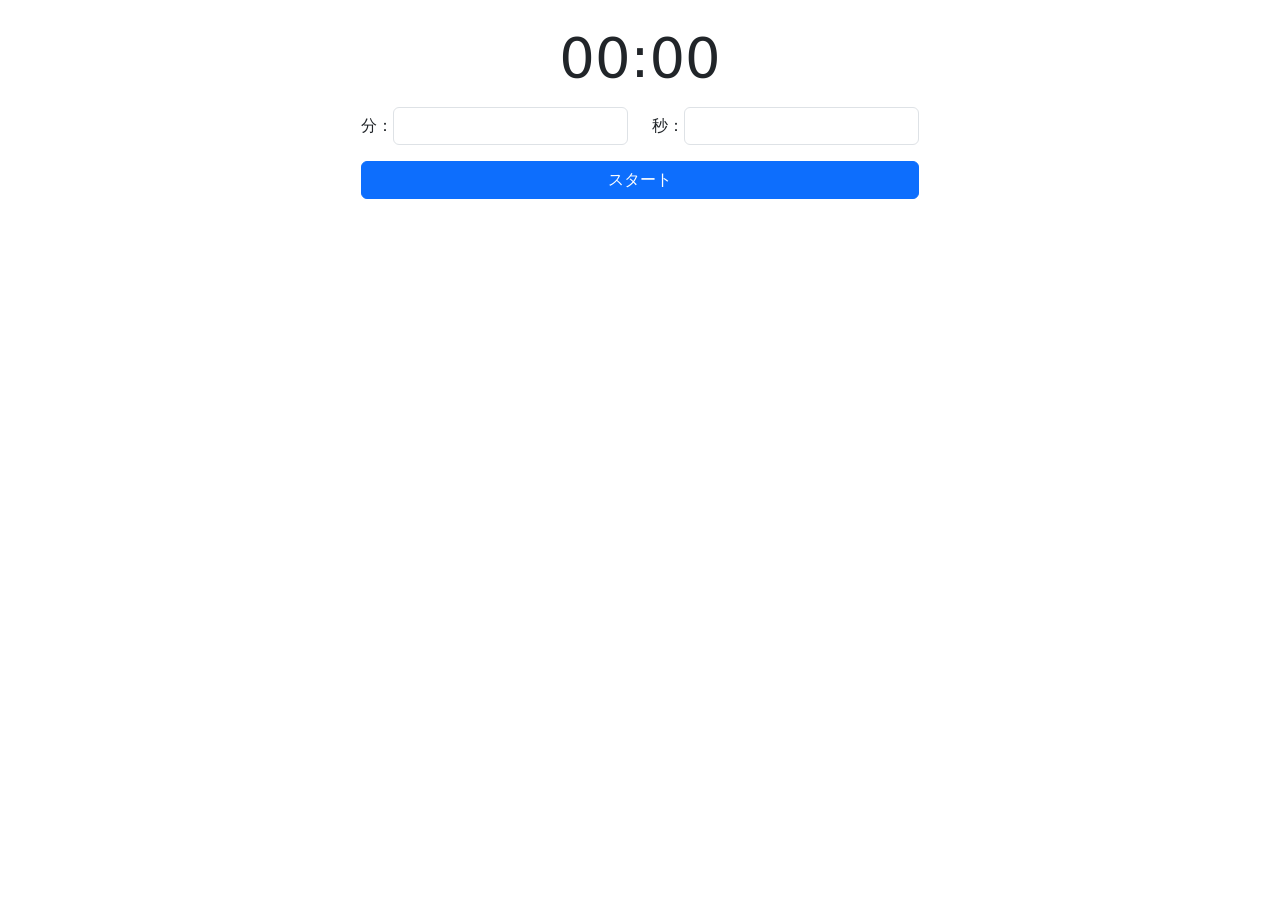
<file: kadai_debug_javascript/index.html>
<!DOCTYPE html>
<html lang="ja">

<head>
    <meta charset="UTF-8">
    <meta name="viewport" content="width=device-width, initial-scale=1.0">
    <title>タイマーアプリ</title>
    <link rel="stylesheet" href="https://cdn.jsdelivr.net/npm/bootstrap@5.3.0/dist/css/bootstrap.min.css">
    <style>
        .hidden {
            display: none;
        }
    </style>
</head>

<body class="container my-4 d-flex justify-content-center">
    <div class="text-center col-12 col-md-6">

        <!-- タイマー表示部分 -->
        <div>
            <span id="timer" class="display-4">00:00</span>
        </div>

        <!-- 入力フォーム -->
        <div id="inputForm" class="mt-3 hidden">
            <div class="row justify-content-center">
                <div class="col-6 d-flex align-items-center">
                    分：<input type="number" id="minutes" class="form-control" oninput="updateTimer()" min="0">
                </div>
                <div class="col-6 d-flex align-items-center">
                    秒：<input type="number" id="seconds" class="form-control" oninput="updateTimer()" min="0">
                </div>
            </div>
            <!-- エラーメッセージ -->
            <span id="error" class="hidden text-danger"></span>
        </div>

        <!-- ボタン -->
        <div class="mt-3">
            <button id="start" class="btn btn-primary mb-3 hidden w-100" onclick="startCountdown()">スタート</button>
            <div class="row justify-content-center">
                <div class="col-6">
                    <button id="pause" class="btn btn-info mb-3 hidden w-100" onclick="pauseCountdown()">一時停止</button>
                    <button id="resume" class="btn btn-info mb-3 hidden w-100" onclick="resumeCountdown()">再開</button>
                </div>
                <div class="col-6">
                    <button id="reset" class="btn btn-info mb-3 hidden w-100" onclick="resetCountdown()">リセット</i></button>
                </div>
            </div>
            <button id="setTime" class="btn btn-secondary mb-3 hidden w-100" onclick="setTimeMode()">設定</button>
            <button id="alertStop" class="btn btn-danger mt-5 hidden w-100 btn-lg rounded-pill" onclick="stopAlert()">アラート停止</button>
        </div>
    </div>

    <script>
        let countdownInterval;
        let alertInterval;
        let isPaused;

        // 入力フォームの値をタイマーに表示する関数
        function updateTimer() {
            let minutes = document.getElementById('minutes').value || 0;
            let seconds = document.getElementById('seconds').value || 0;

            // 入力フォームの値をチェック
            if (minutes < 0 || seconds < 0) {
                document.getElementById('error').innerText = "マイナスは入力できません";
                document.getElementById('error').classList.remove('hidden');
                return;
            }

            document.getElementById('error').classList.add('hidden');
            document.getElementById('timer').innerText = `${String(minutes).padStart(2, '0')}:${String(seconds).padStart(2, '0')}`;
        }

        // カウントダウンを開始する関数
        function startCountdown() {
            let minutes = document.getElementById('minutes').value || 0;
            let seconds = document.getElementById('seconds').value || 0;
            let timeLeft = (minutes * 60) + parseInt(seconds);
            isPaused = false;
            setMode("progress");
            countdownInterval = setInterval(() => {
                if(!isPaused) {
                    timeLeft--;
                    if(timeLeft < 0) {
                        clearInterval(countdownInterval);
                        startAlert();
                    } else {
                        let m = Math.floor(timeLeft / 60);
                        let s = timeLeft % 60;
                        document.getElementById('timer').innerText = `${String(m).padStart(2, '0')}:${String(s).padStart(2, '0')}`;
                    }
                }
            }, 1000);
        }

        // カウントダウンを一時停止する関数
        function pauseCountdown() {
            isPaused = true;
            setMode("paused");
        }

        // カウントダウンを再開する関数
        function resumeCountdown() {
            isPaused = false;
            setMode("progress");
        }

        // カウントダウンをリセットする関数
        function resetCountdown() {
            clearInterval(countdownInterval);
            isPaused = false;
            updateTimer();
            setMode("restart");
        }

        // 時間設定モードに変更する関数
        function setTimeMode() {
            clearInterval(countdownInterval);
            setMode("setting");
        }

        // アラートを開始する関数
        function startAlert() {
            alertInterval = setInterval(() => {
                document.body.style.backgroundColor = document.body.style.backgroundColor === 'red' ? 'white' : 'red';
            }, 1000);
            document.getElementById('alertStop').classList.remove('hidden')
        }

        // アラートを停止する関数
        function stopAlert() {
            clearInterval(alertInterval);
            document.body.style.backgroundColor = 'white';
            document.getElementById('alertStop').classList.add('hidden')
        }

        // HTML要素の表示を制御する関数
        function setMode(mode) {
            const modes = {
                setting: ["start", "inputForm"],
                progress: ["pause", "reset", "setTime"],
                paused: ["resume", "reset", "setTime"],
                restart: ["start", "setTime"],
            };

            // すべてのボタンと入力フォームを非表示にする
            const elements = document.querySelectorAll('#inputForm, #start, #pause, #resume, #reset, #setTime');
            elements.forEach(elem => elem.classList.add('hidden'));

            // 指定されたモードの要素だけを表示する
            const ids = modes[mode];
            ids.forEach(id => document.getElementById(id).classList.remove('hidden'));
        }

        // 初期状態をセット
        setMode("setting");
    </script>
</body>
</html>
</file>
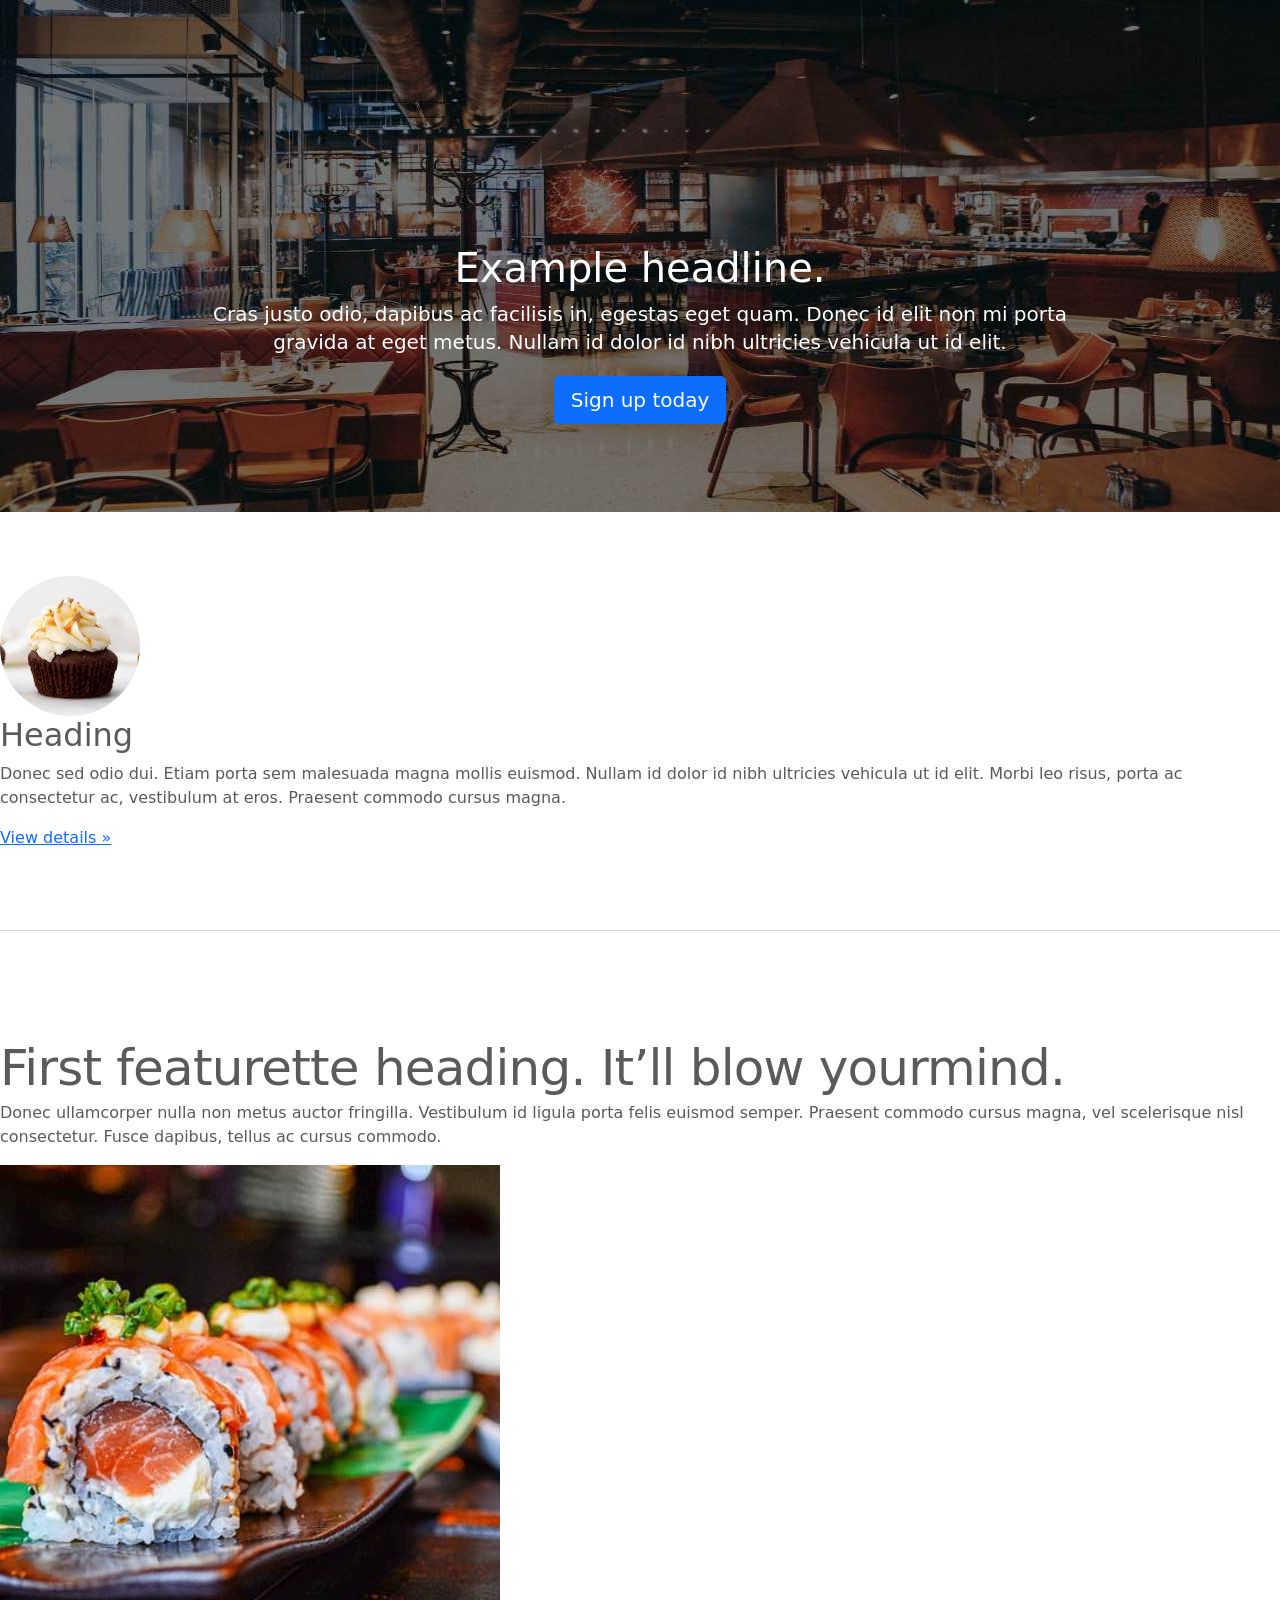
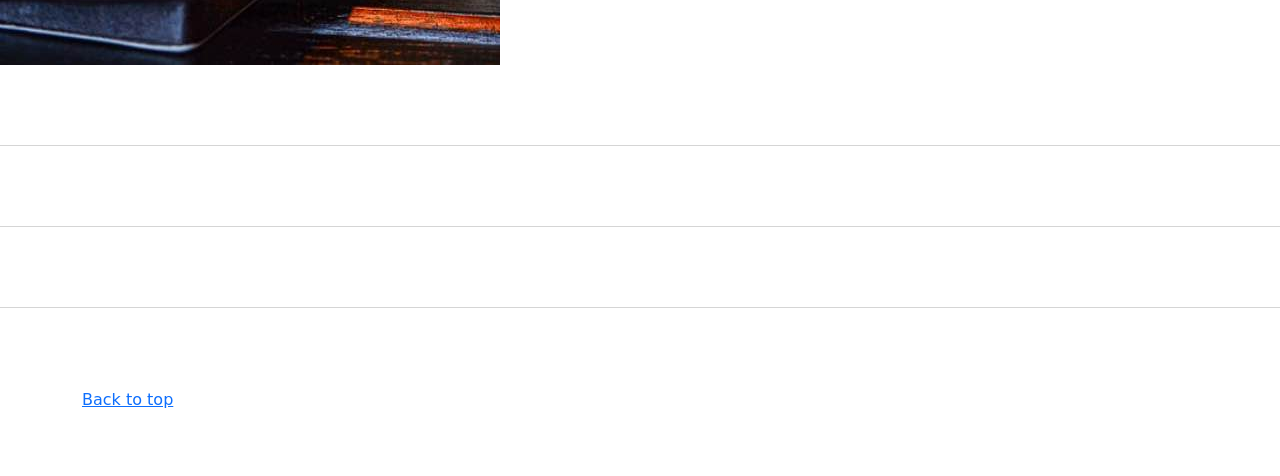
<file: kadai_003/index_for_student.html>
<!doctype html>
<html lang="en">
  <head>
    <meta charset="utf-8">
    <meta name="viewport" content="width=device-width, initial-scale=1">
    <meta name="description" content="">
    <meta name="author" content="Mark Otto, Jacob Thornton, and Bootstrap contributors">
    <meta name="generator" content="Hugo 0.79.0">
    <title>Carousel Template · Bootstrap v5.0</title>
    <link rel="canonical" href="https://getbootstrap.com/docs/5.0/examples/carousel/">
    <!-- ************************************************ bootstrap.min.cssの読み込み -->
    <link href="dist/css/bootstrap.min.css" rel="stylesheet">
    <!-- ************************************************ carousel.cssの読み込み -->
    <link href="carousel.css" rel="stylesheet">
    <!-- ************************************************ bootstrap.bundle.min.jsの読み込み -->
    <script src="dist/js/bootstrap.bundle.min.js" defer></script>
  </head>
  <body>
    <main>
      <!-- ************************************************ カールセル開始 -->
      <!-- <div id="myCarousel" class="carousel slide" data-bs-ride="carousel"> -->
        <div id="myCarousel" class="carousel slide carousel-fade" data-bs-ride="carousel">
        <!-- <div class="carousel-inner"> -->
          <div class="carousel-inner">
          <!-- <div class="carousel-item active"> -->
            <div class="carousel-item active">
            <img src="img/top_1.jpg" alt="サンプル画像1">
            <div class="container">
              <!-- <div class="carousel-caption"> -->
                <div class="carousel-caption">
                <h1>Example headline.</h1>
                <p>Cras justo odio, dapibus ac facilisis in, egestas eget quam. Donec id elit non mi porta gravida at eget
                  metus. Nullam id dolor id nibh ultricies vehicula ut id elit.</p>
                <!-- <p><a class="btn btn-lg btn-primary" href="#" role="button">Sign up today</a></p> -->
                <p><a class="btn btn-lg btn-primary" href="#" role="button">Sign up today</a></p>
              </div>
            </div>
          </div>
          <div class="carousel-item">
            <img src="img/top_2.jpg" alt="サンプル画像2">
            <div class="container">
                <div class="carousel-caption">
                <h1>Example headline.</h1>
                <p>Cras justo odio, dapibus ac facilisis in, egestas eget quam. Donec id elit non mi porta gravida at eget
                  metus. Nullam id dolor id nibh ultricies vehicula ut id elit.</p>
               <p><a class="btn btn-lg btn-primary" href="#" role="button">Sign up today</a></p>
              </div>
            </div>
          </div>
          <div class="carousel-item">
            <img src="img/top_3.jpg" alt="サンプル画像3">
            <div class="container">
                <div class="carousel-caption">
                <h1>Example headline.</h1>
                <p>Cras justo odio, dapibus ac facilisis in, egestas eget quam. Donec id elit non mi porta gravida at eget
                  metus. Nullam id dolor id nibh ultricies vehicula ut id elit.</p>
               <p><a class="btn btn-lg btn-primary" href="#" role="button">Sign up today</a></p>
              </div>
            </div>
          </div>
        </div>
      </div>
      <!-- ************************************************ カールセル終了 -->
      <!-- <div class="container marketing"> -->
      <div class="">
        <!-- <div class="row"> -->
        <div class="">
          <!-- <div class="col-lg-4"> -->
          <div class="">
            <img src="img/cake.jpg" class="rounded-circle" alt="サンプル画像2">
            <h2>Heading</h2>
            <p>Donec sed odio dui. Etiam porta sem malesuada magna mollis euismod. Nullam id dolor id nibh ultricies
              vehicula ut id elit. Morbi leo risus, porta ac consectetur ac, vestibulum at eros. Praesent commodo cursus
              magna.</p>
            <!-- <p><a class="btn btn-secondary" href="#" role="button">View details &raquo;</a></p> -->
            <p><a class="" href="#" role="button">View details &raquo;</a></p>
          </div>
        </div>
        <hr class="featurette-divider">
        <!-- <div class="row"> -->
        <div class="">
          <!-- <div class="col-md-7"> -->
          <div class="">
            <!-- <h2 class="featurette-heading">First featurette heading. <span class="text-muted">It’ll blow yourmind.</span> -->
            <h2 class="featurette-heading">First featurette heading. <span class="">It’ll blow yourmind.</span></h2>
            <!-- <p class="lead">Donec ullamcorper nulla non metus auctor fringilla. Vestibulum id ligula porta felis
              euismod
              semper. Praesent commodo cursus magna, vel scelerisque nisl consectetur. Fusce dapibus, tellus ac cursus
              commodo.</p> -->
            <p class="">
              Donec ullamcorper nulla non metus auctor fringilla. Vestibulum id ligula porta felis
              euismod
              semper. Praesent commodo cursus magna, vel scelerisque nisl consectetur. Fusce dapibus, tellus ac cursus
              commodo.
            </p>
          </div>
          <!-- <div class="col-md-5"> -->
          <div class="">
            <!-- <img src="img/sushi.jpg" class="img-fluid" alt=""> -->
            <img src="img/sushi.jpg" class="" alt="サンプル画像3">
          </div>
        </div>
        <hr class="featurette-divider">
        <!-- ここにもう一つ左右を反転させたものを作ります。 -->
        <hr class="featurette-divider">
        <!-- ここにもう一つ左右を反転させたものを作ります。 -->
        <hr class="featurette-divider">
        <footer class="container">
          <!-- <p class="float-end"><a href="#">Back to top</a></p> -->
          <p class=""><a href="#">Back to top</a></p>
        </footer>
      </div>
    </main>
  </body>

</html>
</file>
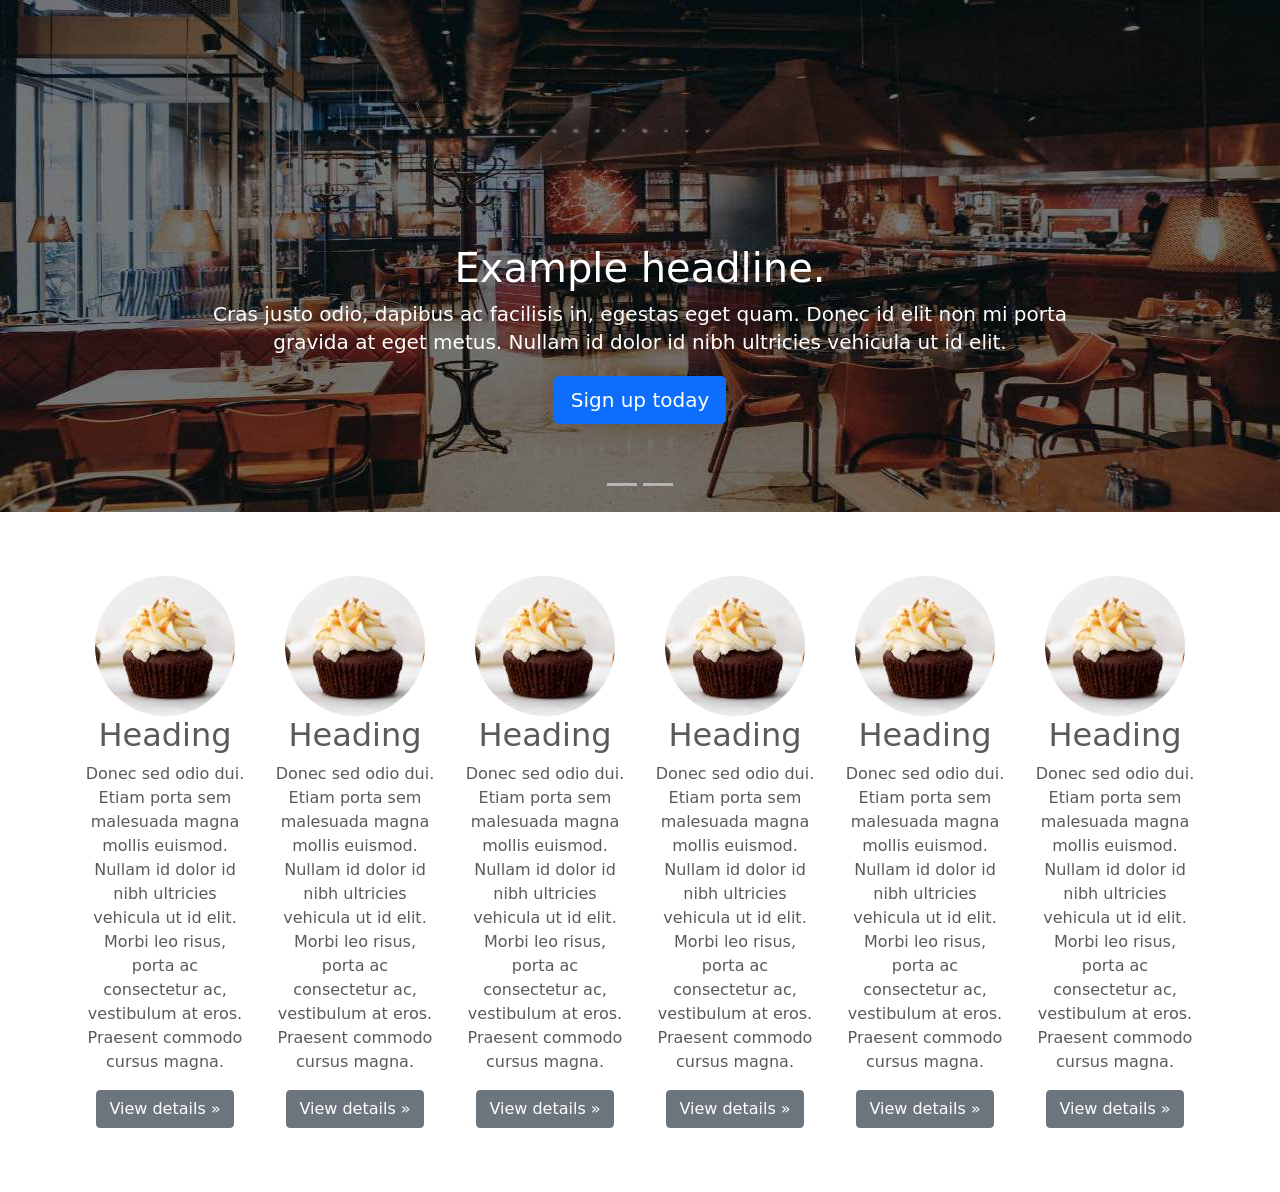
<file: kadai_005/index_for_student.html>
<!doctype html>
<html lang="en">
  <head>
    <meta charset="utf-8">
    <meta name="viewport" content="width=device-width, initial-scale=1">
    <meta name="description" content="">
    <meta name="author" content="Mark Otto, Jacob Thornton, and Bootstrap contributors">
    <meta name="generator" content="Hugo 0.79.0">
    <title>Carousel Template · Bootstrap v5.0</title>
    <link rel="canonical" href="https://getbootstrap.com/docs/5.0/examples/carousel/">
    <!-- ************************************************ bootstrap.min.cssの読み込み -->
    <link href="dist/css/bootstrap.min.css" rel="stylesheet">
    <!-- ************************************************ carousel.cssの読み込み -->
    <link href="carousel.css" rel="stylesheet">
    <!-- ************************************************ bootstrap.bundle.min.jsの読み込み -->
    <script src="dist/js/bootstrap.bundle.min.js" defer></script>
  </head>
  <body>
    <main>
      <!-- ************************************************ カールセル開始 -->
      <!-- carouselクラスとslidクラスを適用します -->
        <div id="myCarousel" class="carousel slide" data-bs-ride="carousel">
          <ol class="carousel-indicators">
            <li data-bs-target="#carouselExampleCaptions" data-bs-slide-to="1"></li>
            <li data-bs-target="#carouselExampleCaptions" data-bs-slide-to="2"></li>
          </ol>
          <div class="carousel-inner">
            <div class="carousel-item active">
              <img src="img/top_1.jpg" alt="サンプル画像1">
              <div class="container">
                <div class="carousel-caption">
                  <h1>Example headline.</h1>
                  <p>Cras justo odio, dapibus ac facilisis in, egestas eget quam. Donec id elit non mi porta gravida at eget
                  metus. Nullam id dolor id nibh ultricies vehicula ut id elit.</p>
                <!-- <p><a class="btn btn-lg btn-primary" href="#" role="button">Sign up today</a></p> -->
                 <p><a class="btn btn-lg btn-primary" href="#" role="button">Sign up today</a></p>
                </div>
              </div>
            </div>
          </div>
        </div>

        <!--***********************カルーセル終了-->
        <div class="container">
          <div class="row">
            <div class="col-md-2 col-6 text-center">
            <img src="img/cake.jpg" class="rounded-circle" alt="サンプル画像2">
            <h2>Heading</h2>
            <p>
              Donec sed odio dui. Etiam porta sem malesuada magna mollis
              euismod. Nullam id dolor id nibh ultricies vehicula ut id elit.
              Morbi leo risus, porta ac consectetur ac, vestibulum at eros.
              Praesent commodo cursus magna.
            </p>
            <p>
              <a class="btn btn-secondary" href="#" role="button">View details &raquo;</a>
            </p>
            </div>
            <div class="col-md-2 col-6 text-center">
            <img src="img/cake.jpg" class="rounded-circle" alt="サンプル画像2">
            <h2>Heading</h2>
            <p>
              Donec sed odio dui. Etiam porta sem malesuada magna mollis
              euismod. Nullam id dolor id nibh ultricies vehicula ut id elit.
              Morbi leo risus, porta ac consectetur ac, vestibulum at eros.
              Praesent commodo cursus magna.
            </p>
            <p>
              <a class="btn btn-secondary" href="#" role="button">View details &raquo;</a>
            </p>
            </div>
            <div class="col-md-2 col-6 text-center">
            <img src="img/cake.jpg" class="rounded-circle" alt="サンプル画像2">
            <h2>Heading</h2>
            <p>
              Donec sed odio dui. Etiam porta sem malesuada magna mollis
              euismod. Nullam id dolor id nibh ultricies vehicula ut id elit.
              Morbi leo risus, porta ac consectetur ac, vestibulum at eros.
              Praesent commodo cursus magna.
            </p>
            <p>
             <a class="btn btn-secondary" href="#" role="button">View details &raquo;</a>
            </p>
            </div>
            <div class="col-md-2 col-6 text-center">
            <img src="img/cake.jpg" class="rounded-circle" alt="サンプル画像2">
            <h2>Heading</h2>
            <p>
              Donec sed odio dui. Etiam porta sem malesuada magna mollis
              euismod. Nullam id dolor id nibh ultricies vehicula ut id elit.
              Morbi leo risus, porta ac consectetur ac, vestibulum at eros.
              Praesent commodo cursus magna.
            </p>
            <p>
              <a class="btn btn-secondary" href="#" role="button">View details &raquo;</a>
            </p>
            </div>
            <div class="col-md-2 col-6 text-center">
            <img src="img/cake.jpg" class="rounded-circle" alt="サンプル画像2">
            <h2>Heading</h2>
            <p>
              Donec sed odio dui. Etiam porta sem malesuada magna mollis
              euismod. Nullam id dolor id nibh ultricies vehicula ut id elit.
              Morbi leo risus, porta ac consectetur ac, vestibulum at eros.
              Praesent commodo cursus magna.
            </p>
            <p>
              <a class="btn btn-secondary" href="#" role="button">View details &raquo;</a>
            </p>
            </div>
            <div class="col-md-2 col-6 text-center">
            <img src="img/cake.jpg" class="rounded-circle" alt="サンプル画像2">
            <h2>Heading</h2>
            <p>
              Donec sed odio dui. Etiam porta sem malesuada magna mollis
              euismod. Nullam id dolor id nibh ultricies vehicula ut id elit.
              Morbi leo risus, porta ac consectetur ac, vestibulum at eros.
              Praesent commodo cursus magna.
            </p>
            <p>
             <a class="btn btn-secondary" href="#" role="button">View details &raquo;</a>
            </p>
          </div>
        </div>
   
    </main>
  </body>

</html>
</file>
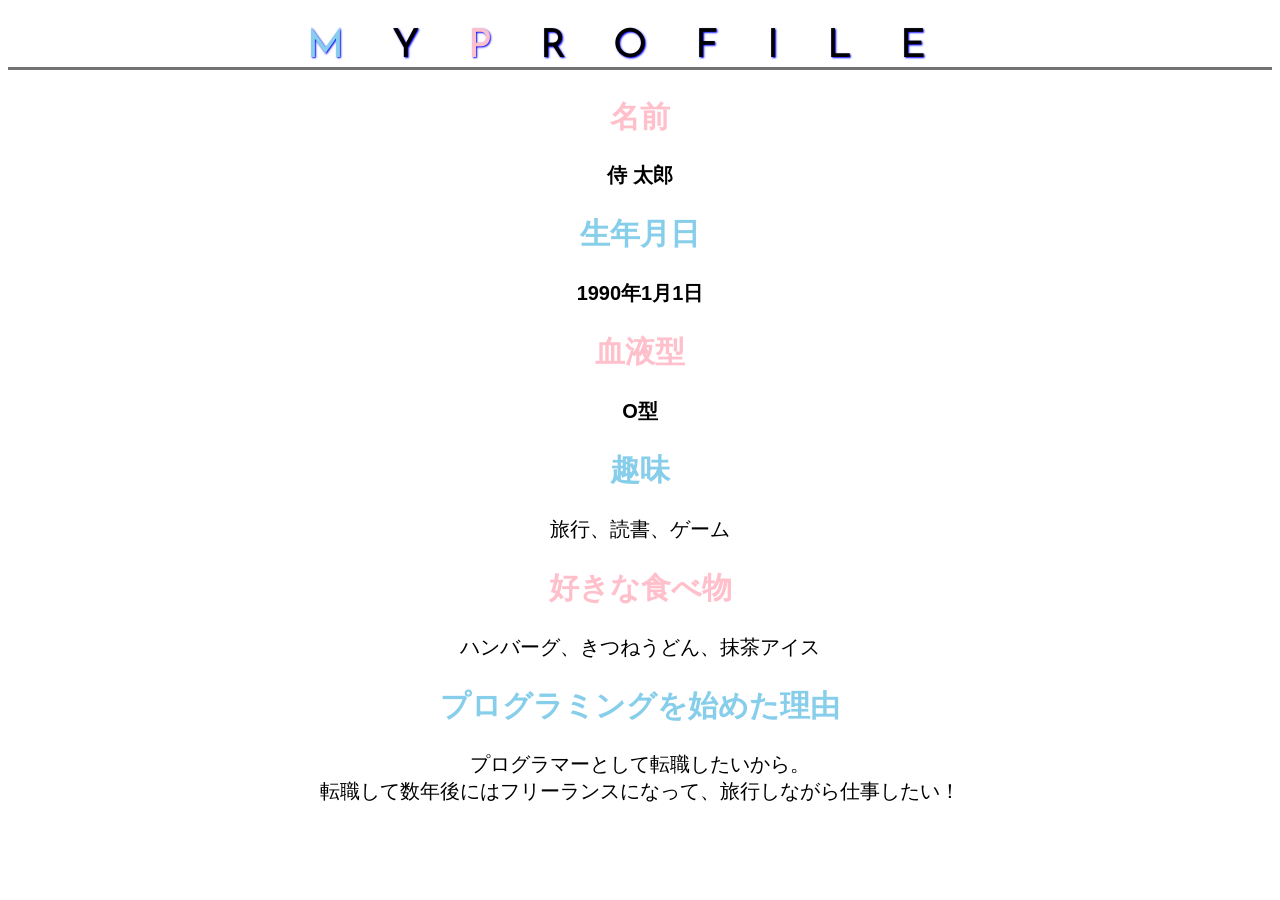
<file: kadai_015/kadai_015.html>
<!DOCTYPE html>
<html>
<head>
    <title>15章課題</title>
    <meta charset="utf-8">
    <meta name="description" content="このページは15章の課題です。">
    <link rel="stylesheet" href="style.css">
    <link rel="preconnect" href="https://fonts.googleapis.com">
    <link rel="preconnect" href="https://fonts.gstatic.com" crossorigin>
    <link href="https://fonts.googleapis.com/css2?family=Josefin+Sans&display=swap" rel="stylesheet">
</head>
<body>
    <h1><span class="blue">M</span>Y<span class="pink">P</span>ROFILE</h1>
    <div id="basic">
        <h2 class="pink">名前</h2>
        <p>侍 太郎</p>
        <h2 class="blue">生年月日</h2>
        <p>1990年1月1日</p>
        <h2 class="pink">血液型</h2>
        <p>O型</p>
    </div>
    <h2 class="blue">趣味</h2>
    <p>旅行、読書、ゲーム</p>
    <h2 class="pink">好きな食べ物</h2>
    <p>ハンバーグ、きつねうどん、抹茶アイス</p>
    <h2 class="blue">プログラミングを始めた理由</h2>
    <p>プログラマーとして転職したいから。<br>転職して数年後にはフリーランスになって、旅行しながら仕事したい！</p>  
</body>
</html>
</file>
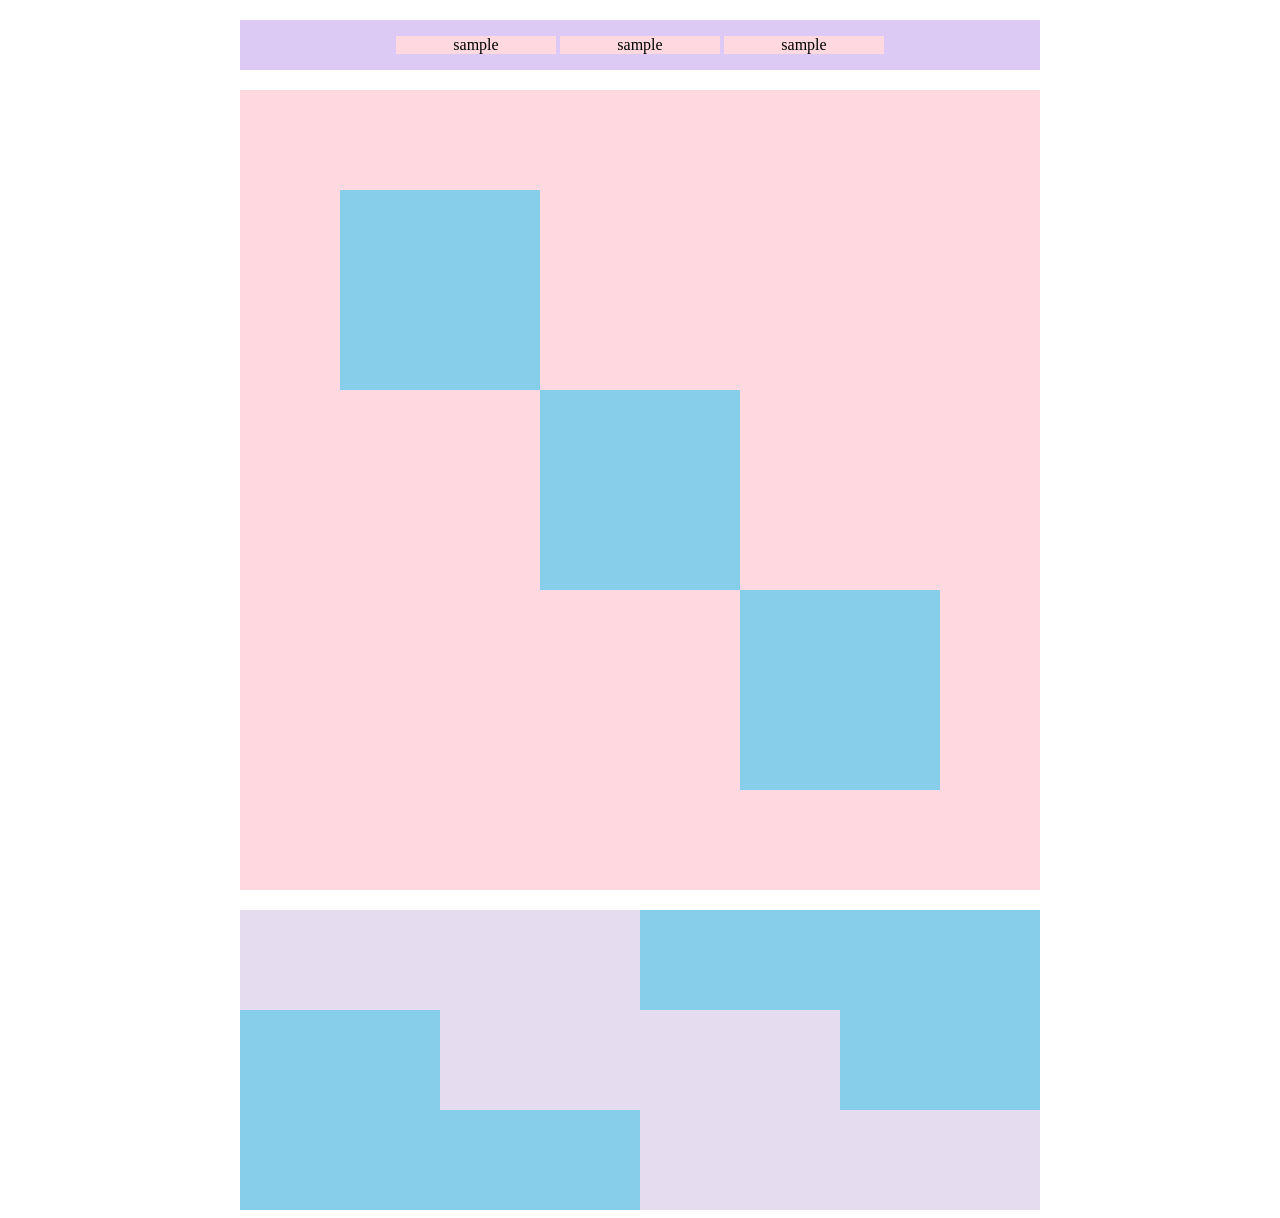
<file: kadai_018/kadai_018.html>
<!DOCTYPE html>
<html>
<head>
  <meta charset="UTF-8">
  <link rel="stylesheet" href="style.css">
  <meta name="description" content="このページは18章の課題です。">
  <title>18章課題</title>
</head>
<body>
  <div id="top">
    <p class="top-child">sample</p>
    <p class="top-child">sample</p>
    <p class="top-child">sample</p>
  </div>
  <div id="middle">
    <div id="middle-child01"></div>
    <div id="middle-child02"></div>
    <div id="middle-child03"></div>
  </div>
  <div id="bottom">
    <div id="bottom-child01"></div>
    <div id="bottom-child02"></div>
    <div id="bottom-child03"></div>
  </div>
</body>
</html>
</file>
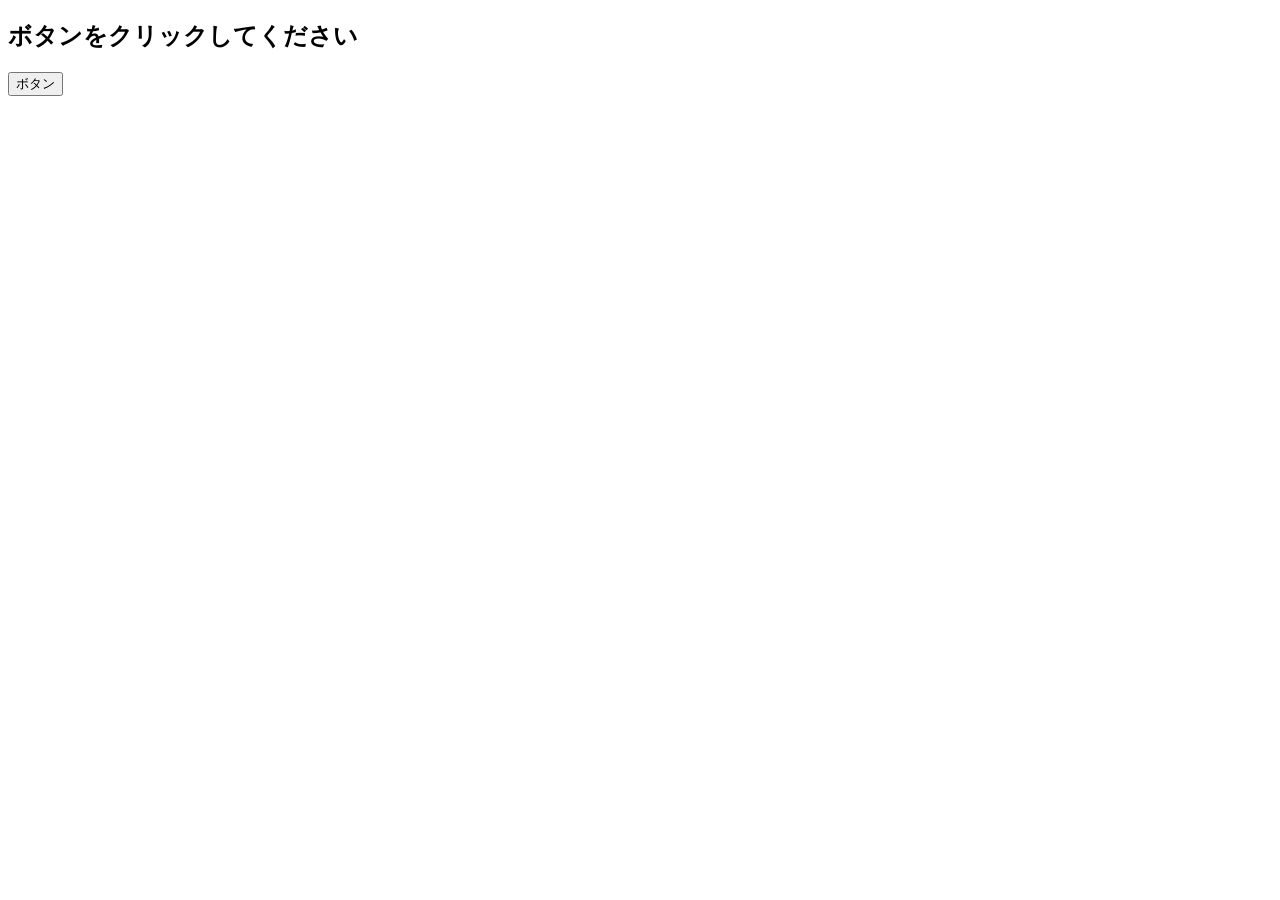
<file: kadai_020/event.html>
<!DOCTYPE html>
<html lang="ja">
<head>
  <title>JavaScriptの基礎を学ぼう_20章課題</title>                                 
  <meta charset="UTF-8">
</head>
<body>
    <h2 id="text">ボタンをクリックしてください</h2>
    <button id="btn">ボタン</button>
    <script src="event.js"></script>
</body>
</html>
</file>
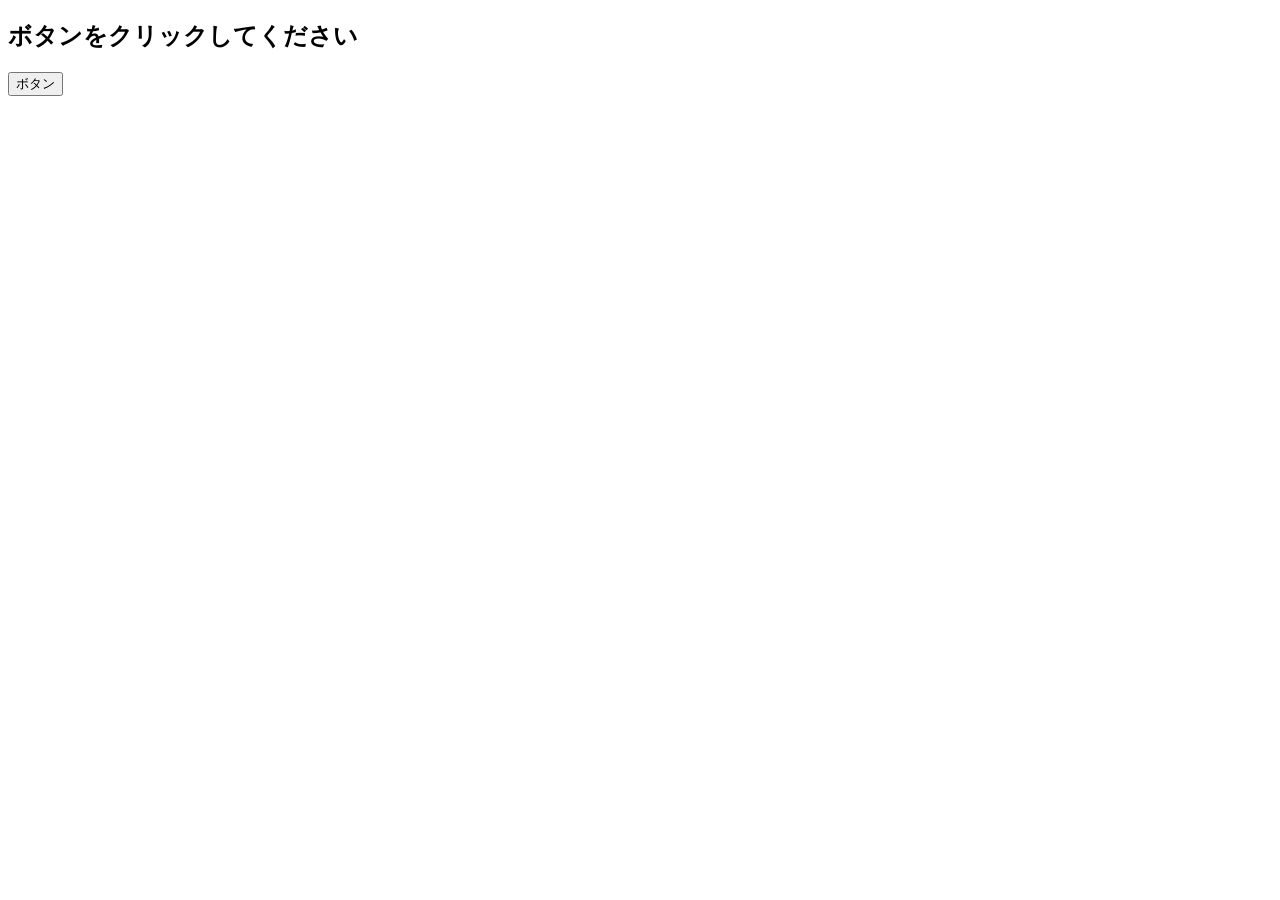
<file: kadai_021/event.html>
<!DOCTYPE html>
<html lang="ja">
<head>
    <title>JavaScriptの基礎を学ぼう_21章課題</title>
    <meta charset="UTF-8">
</head>
<body>
    <h2 id="text">ボタンをクリックしてください</h2>
    <button id="btn">ボタン</button>
    <script src="event.js"></script>
</body>
</html>
</file>
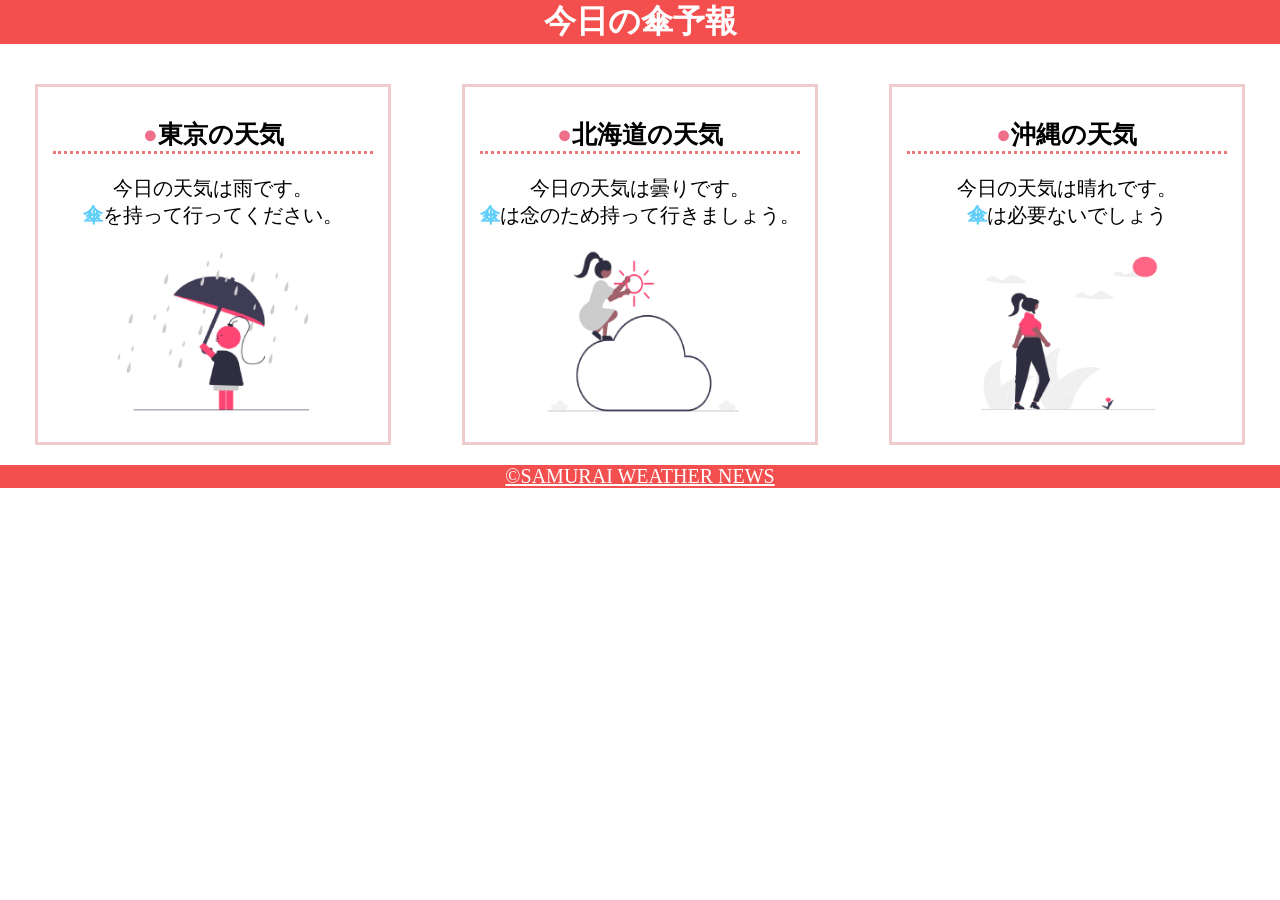
<file: kadai_022/kadai_022.html>
<!DOCTYPE html>
<html>
    <head>
        <meta charset="UTF-8">
        <meta name="viewport" content="widht=device-width, initial-scale=1.0">
        <link rel="stylesheet" href="style.css">
        <meta name="description" content="このページは22章の課題です。">
        <title>22章課題</title>
    </head>
    <body>

        <header>
            <h1>今日の傘予報</h1>
        </header>

        <main>

            <div id="parent">
                <div class="contents">
                    <h2>東京の天気</h2>
                    <p>今日の天気は雨です。</p>
                    <p>傘を持って行ってください。</p>
                    <img src="images/rainy.png" alt="雨">
                </div>

                <div class="contents">
                    <h2>北海道の天気</h2>
                    <p>今日の天気は曇りです。</p>
                    <p>傘は念のため持って行きましょう。</p>
                    <img src="images/cloudy.png" alt="曇り">
                </div>

                <div class="contents">
                    <h2>沖縄の天気</h2>
                    <p>今日の天気は晴れです。</p>
                    <p>傘は必要ないでしょう</p>
                    <img src="images/sunny.png" alt="晴れ">
                </div>

            </div>

        </main>

        <footer>
            <a href="https://www.sejuku.net/corp/">&copy;SAMURAI WEATHER NEWS</a>
        </footer>

    </body>
</html>
</file>
<file: kadai_003/carousel.css>
/* ----------------------------------------------- 全体の文字色修正と下部の余白の調整 */
body {
  /* padding-top: 3rem; */
  padding-bottom: 3rem;
  color: #5a5a5a;
}

/* ----------------------------------------------- カルーセルのカスタマイズ */
.carousel {
  margin-bottom: 4rem;
}

.carousel-caption {
  bottom: 3rem;
  z-index: 10;
}

.carousel-item {
  height: 32rem;
}

.carousel-item > img {
  position: absolute;
  top: 0;
  left: 0;
  min-width: 100%;
  height: 32rem;
}

/* ----------------------------------------------- マーケティングコンテンツ */
.marketing .col-lg-4 {
  margin-bottom: 1.5rem;
  text-align: center;
}

.marketing h2 {
  font-weight: 400;
}

/* rtl:begin:ignore */
.marketing .col-lg-4 p {
  margin-right: .75rem;
  margin-left: .75rem;
}

/* rtl:end:ignore */

/* ----------------------------------------------- フィーチャーレット */
.featurette-divider {
  margin: 5rem 0;
  /* Space out the Bootstrap <hr> more */
}

.featurette-heading {
  font-weight: 300;
  line-height: 1;
  /* rtl:remove */
  letter-spacing: -.05rem;
}

/* ----------------------------------------------- レスポンシブデザイン */
@media (min-width: 40em) {
  .carousel-caption p {
    margin-bottom: 1.25rem;
    font-size: 1.25rem;
    line-height: 1.4;
  }

  .featurette-heading {
    font-size: 50px;
  }
}

@media (min-width: 62em) {
  .featurette-heading {
    margin-top: 7rem;
  }
}
</file>
<file: kadai_005/carousel.css>
/* ----------------------------------------------- 全体の文字色修正と下部の余白の調整 */
body {
  /* padding-top: 3rem; */
  padding-bottom: 3rem;
  color: #5a5a5a;
}

/* ----------------------------------------------- カルーセルのカスタマイズ */
.carousel {
  margin-bottom: 4rem;
}

.carousel-caption {
  bottom: 3rem;
  z-index: 10;
}

.carousel-item {
  height: 32rem;
}

.carousel-item > img {
  position: absolute;
  top: 0;
  left: 0;
  min-width: 100%;
  height: 32rem;
}

/* ----------------------------------------------- マーケティングコンテンツ */
.marketing .col-lg-4 {
  margin-bottom: 1.5rem;
  text-align: center;
}

.marketing h2 {
  font-weight: 400;
}

/* rtl:begin:ignore */
.marketing .col-lg-4 p {
  margin-right: .75rem;
  margin-left: .75rem;
}

/* rtl:end:ignore */

/* ----------------------------------------------- フィーチャーレット */
.featurette-divider {
  margin: 5rem 0;
  /* Space out the Bootstrap <hr> more */
}

.featurette-heading {
  font-weight: 300;
  line-height: 1;
  /* rtl:remove */
  letter-spacing: -.05rem;
}

/* ----------------------------------------------- レスポンシブデザイン */
@media (min-width: 40em) {
  .carousel-caption p {
    margin-bottom: 1.25rem;
    font-size: 1.25rem;
    line-height: 1.4;
  }

  .featurette-heading {
    font-size: 50px;
  }
}

@media (min-width: 62em) {
  .featurette-heading {
    margin-top: 7rem;
  }
}
</file>
<file: kadai_015/style.css>
body { 
    font-family: "Arial", "Meiryo", sans-serif;
    text-align: center;
}
html {
    font-size: 20px;
}
.blue {
    color: skyblue;
}
.pink {
    color: rgb(255, 192, 203);
}
h1 {
    font-family: "Josefin Sans", sans-serif;
    font-optical-sizing: auto;
    font-weight: 400;
    font-style: normal;
    font-size: 2rem;
    letter-spacing: 1.2em;
    text-shadow: 1px 1px 2px blue;
    border-bottom: solid 3px rgb(115, 115, 114);
}
#basic > p {
    font-weight: bold;
}
</file>
<file: kadai_018/style.css>
#top {
    width: 800px;
    background-color: #dcc9f4;
    margin: 20px auto;
    text-align: center;
}
.top-child {
    display: inline-block;
    width: 20%;
    background-color: #ffd9df;
}
#middle {
    width: 800px;
    height: 800px;
    margin: 20px auto;
    background-color: #ffd9df;
    position: relative;
}
#middle-child01,#middle-child02,#middle-child03 {
    width: 200px;
    height: 200px;
    background-color: #87ceeb;
    position: absolute;
}
#middle-child01 {
    top: 100px;
    left: 100px;
}
#middle-child02 {
    top: 300px;
    left: 300px
}
#middle-child03 {
    top: 500px;
    left: 500px;
}
#bottom {
    width: 800px;
    height: 300px;
    margin: 0 auto;
    background-color: #87ceeb;
}
#bottom-child01,#bottom-child02,#bottom-child03 {
    width: 400px;
    height: 100px;
    background-color: #e5dcf0;
}
#bottom-child02 {
    position: relative;
    left: 200px;
}
#bottom-child03 {
    position: relative;
    left: 400px;
}
</file>
<file: kadai_022/style.css>
h1, p, body {
    margin: 0;
}
p, a {
    font-size: 20px;
}
header {
    margin-bottom: 20px;
    background-color: rgb(244, 79, 79);
    text-align: center;
}
h1 {
    color: rgb(255, 255, 255)
}
main {
    margin: 10;
}
#parent {
    display: flex;
    justify-content: space-around;
}
.contents {
    border: 3px solid rgb(238, 204, 204);
    flex-basis: 25%;
    padding: 10px 15px;
    margin: 20px 0;
    text-align: center;
}
h2 {
    font-size: 25px;
    border-bottom: 3px dotted rgb(236, 122, 122);
}
h2::before {
    content: "●";
    color: rgb(239, 111, 139);
}
.contents p:nth-of-type(2)::first-letter {
    font-weight: bold;
    color: rgb(97, 206, 249)
}
.contents img {
    margin: 10px 0;
    width: 70%;
}
footer {
    background-color: rgb(244, 79, 79);
    text-align: center;
}
footer a {
    color: rgb(255, 255, 255);
}
footer a:visited {
    color: rgb(193, 234, 251);
}
footer a:hover {
    color: rgb(245, 178, 168)
}
@media screen and (max-width: 768px) {
    h2 {
        font-size: 30px;
    }
    p {
        font-size: 25px;
    }
    #parent {
        flex-direction: column;
    }
}
</file>
